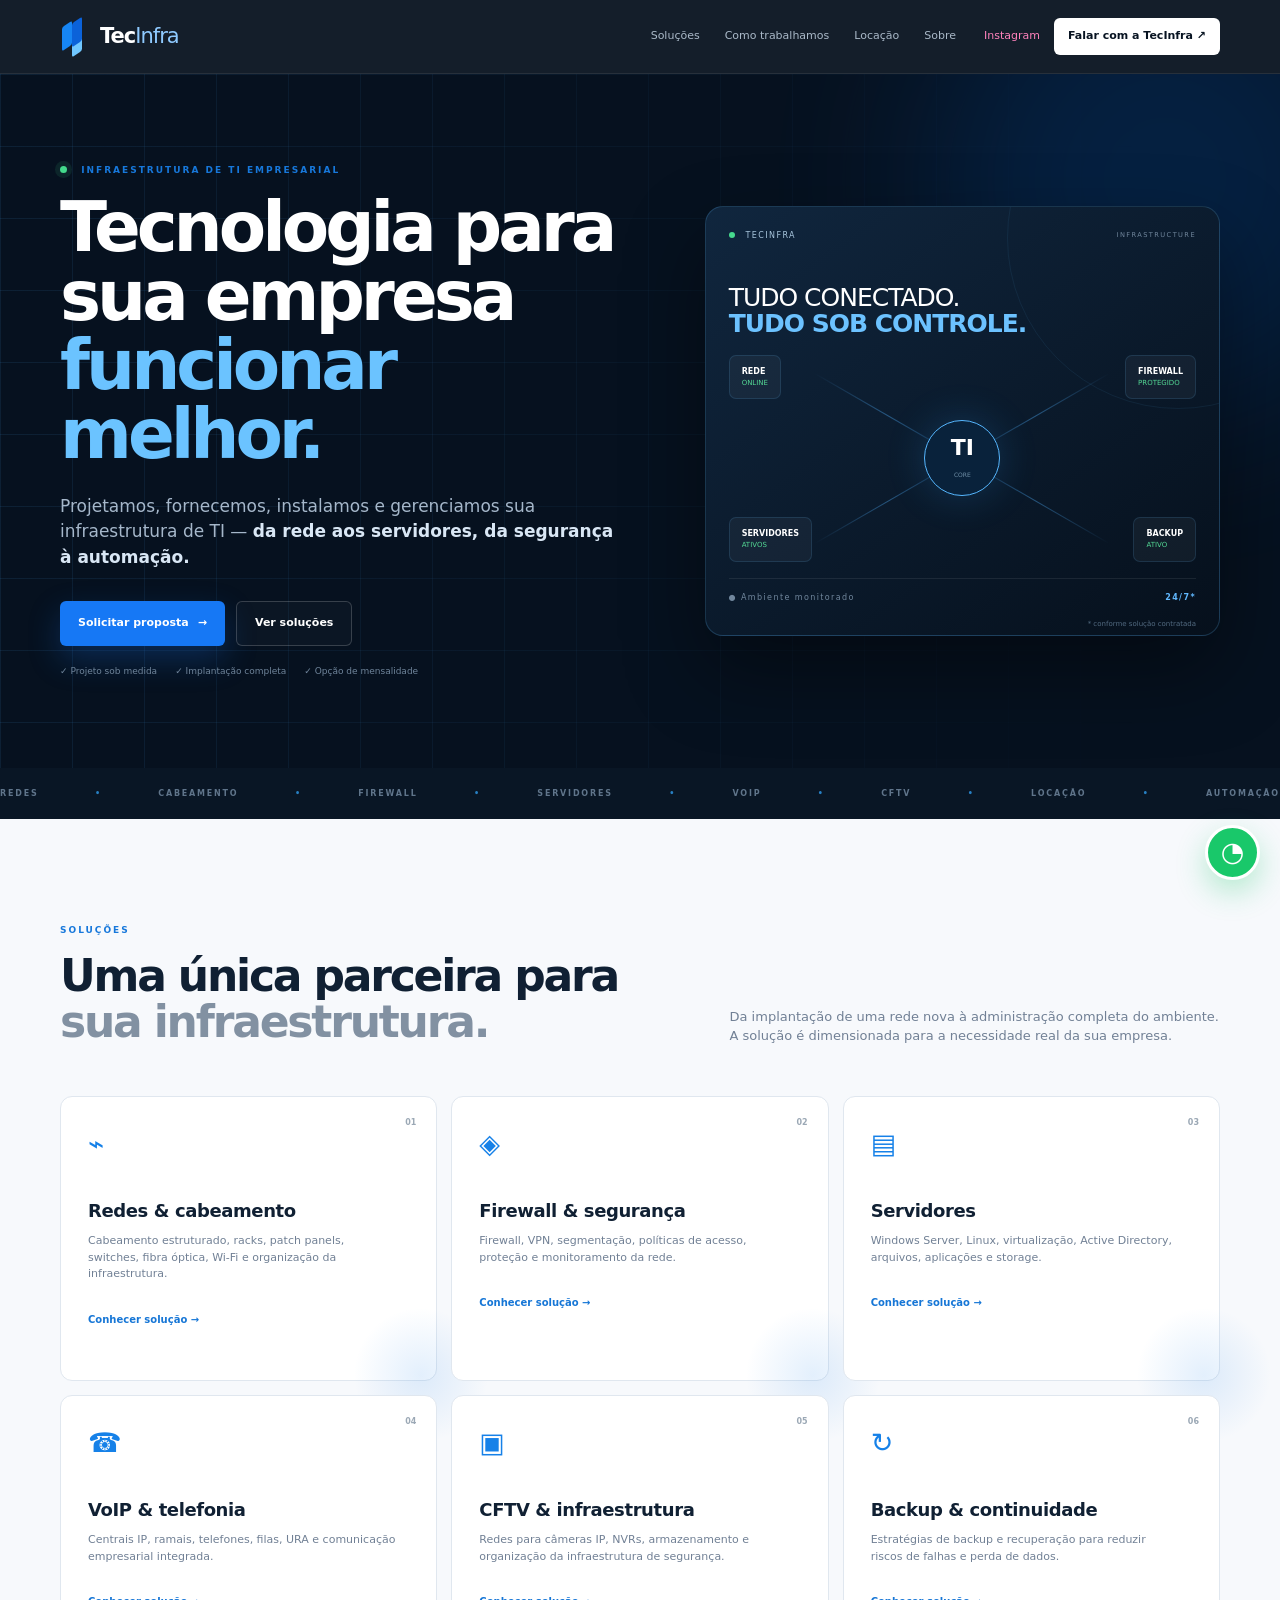
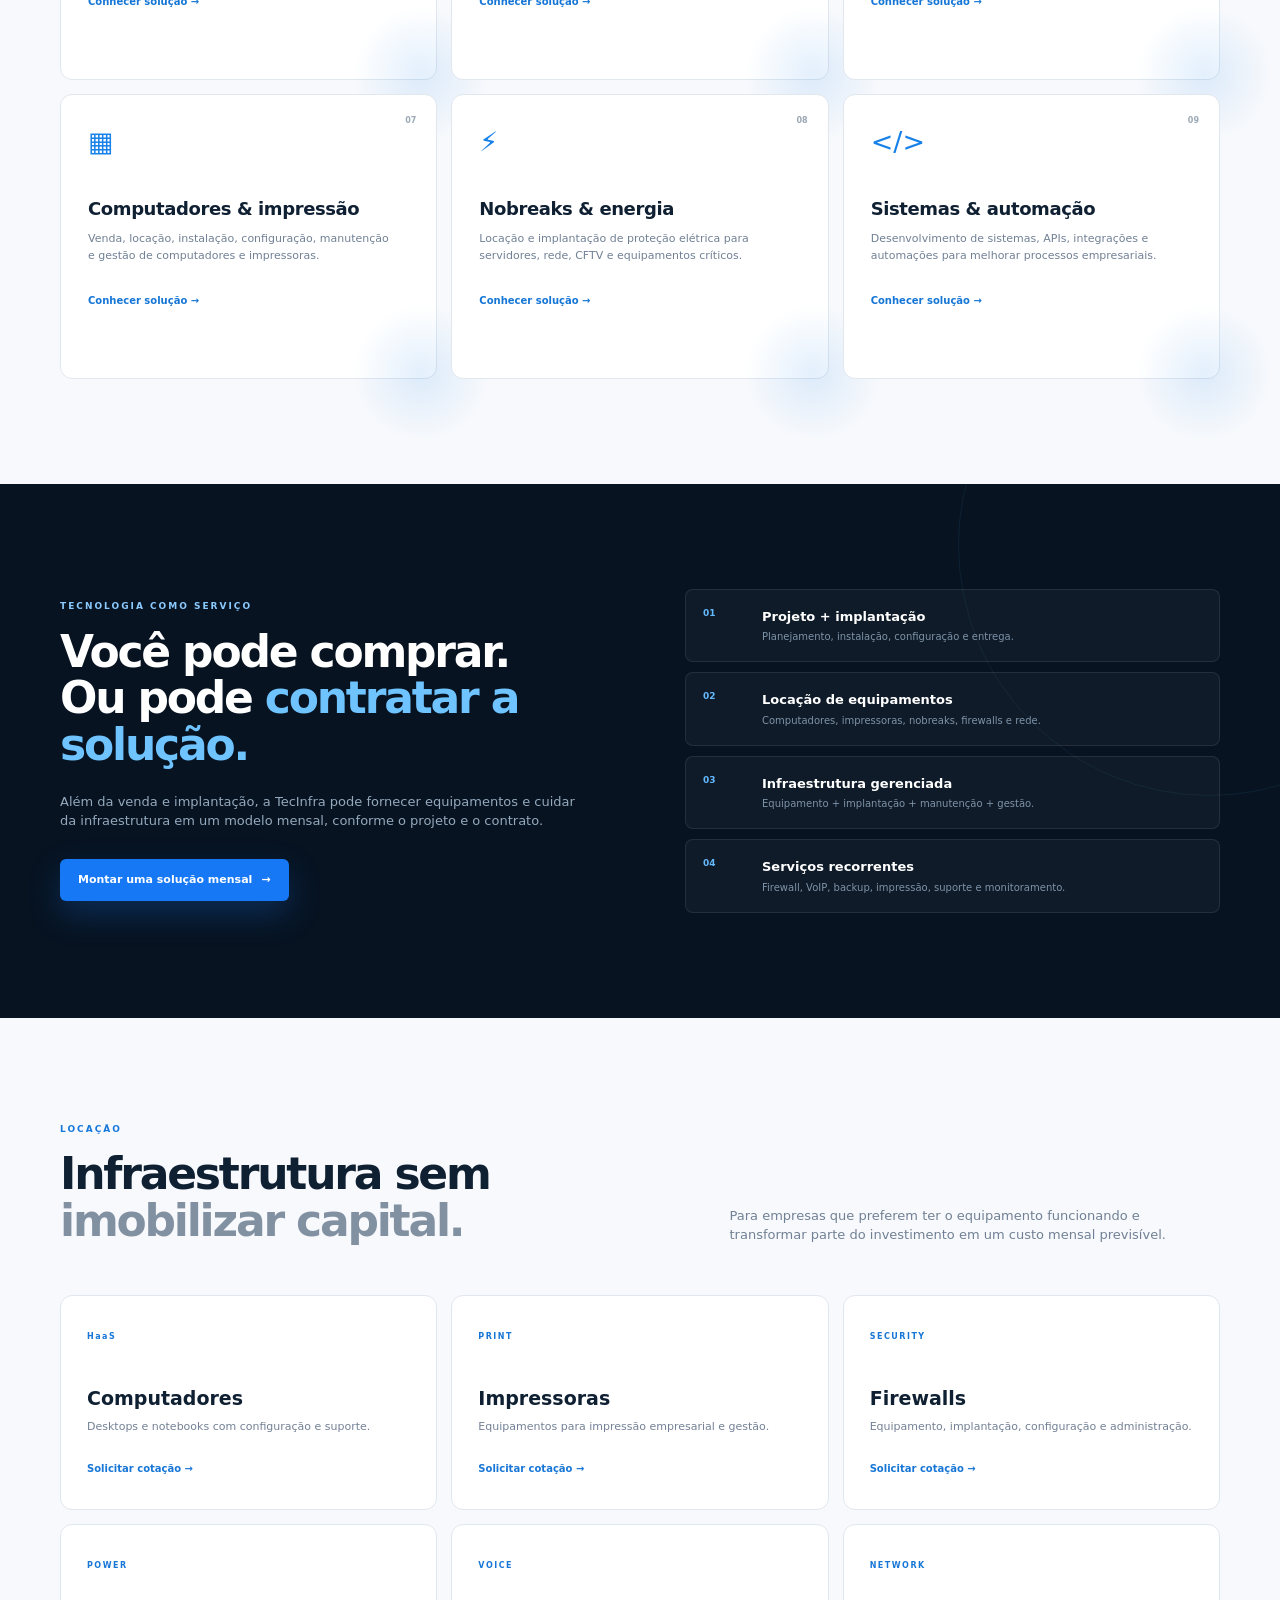
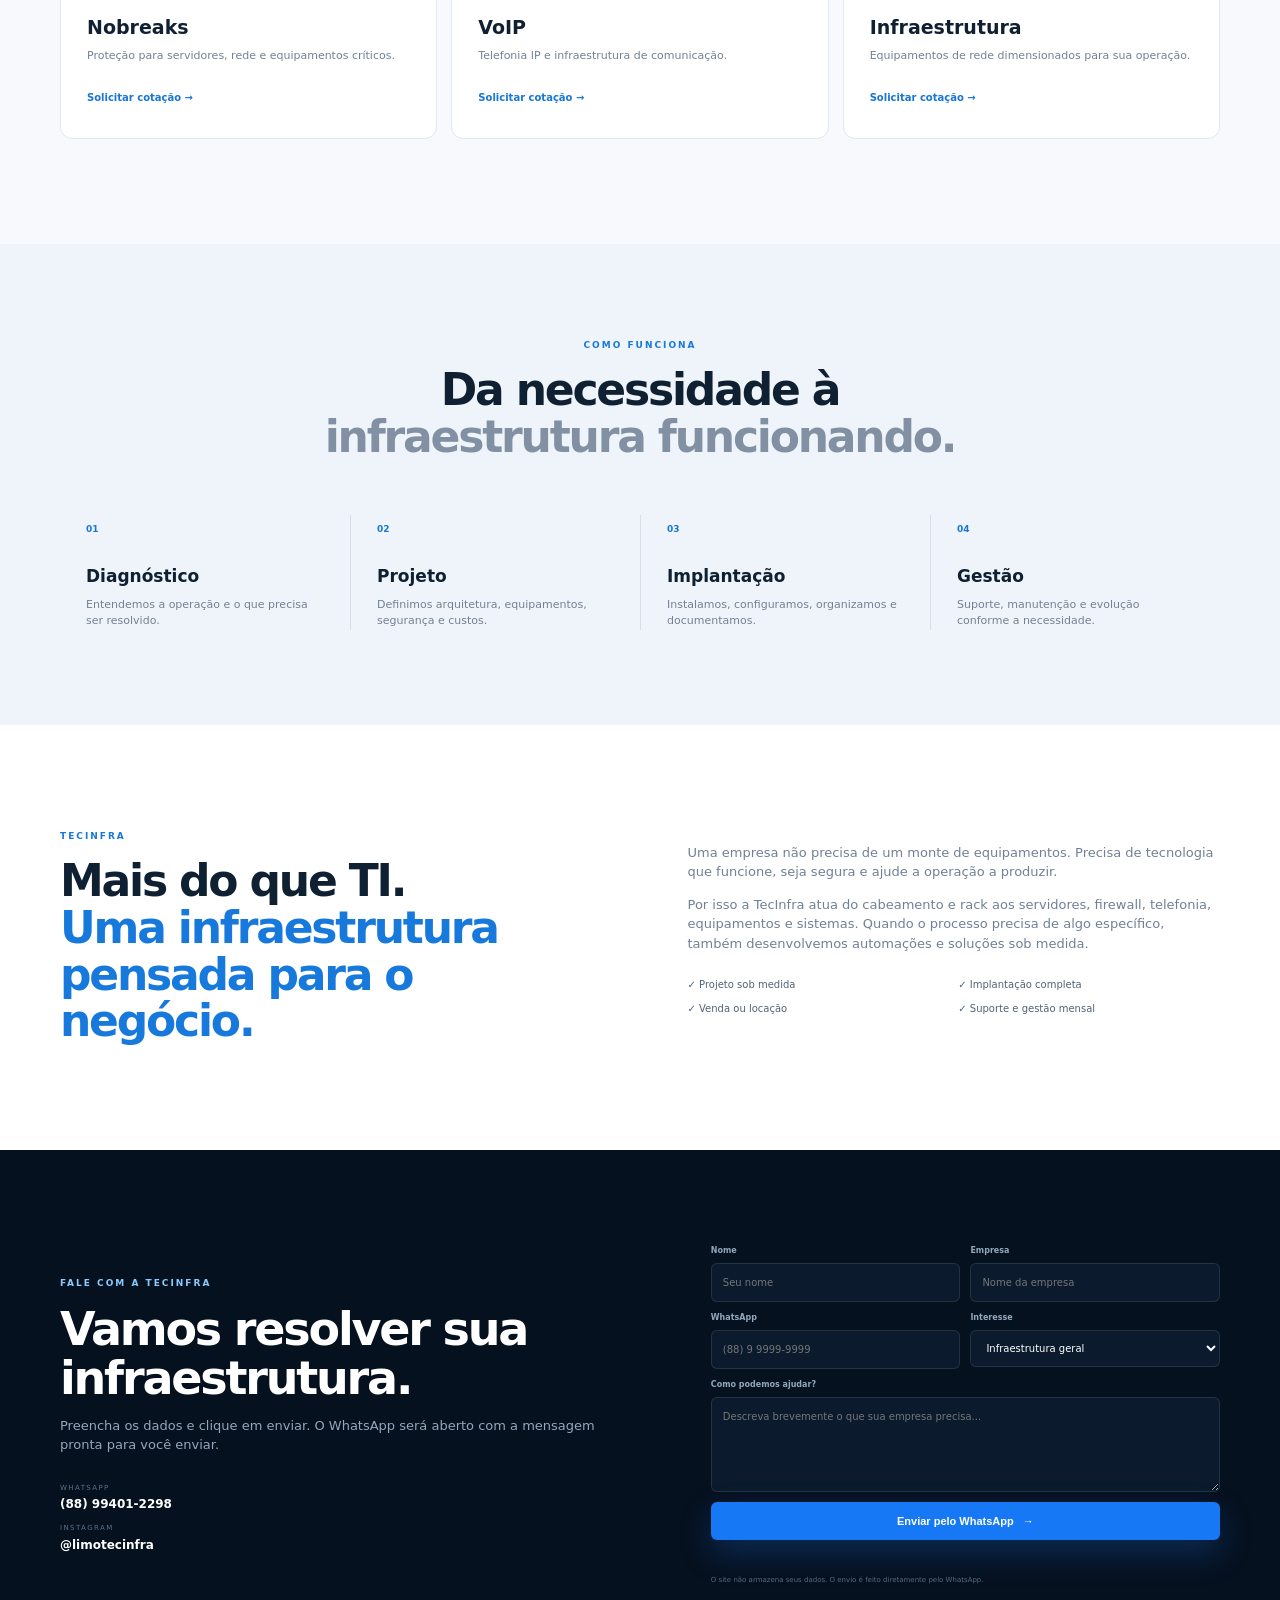
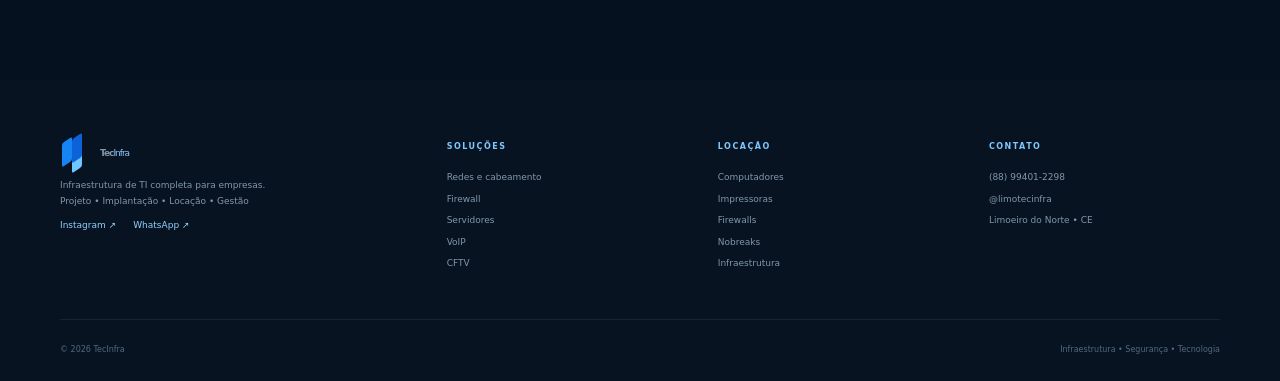
<file: index.html>
<!doctype html>
<html lang="pt-BR">
<head>
<meta charset="utf-8">
<meta name="viewport" content="width=device-width, initial-scale=1">
<meta name="description" content="TecInfra — infraestrutura de TI para empresas. Redes, cabeamento estruturado, firewall, servidores, VoIP, CFTV, locação de equipamentos e automação.">
<meta name="theme-color" content="#07111f">
<title>TecInfra | Infraestrutura de TI</title>
<link rel="stylesheet" href="style.css">
</head>
<body>

<header class="header">
  <div class="container nav">
    <a class="brand" href="#inicio" aria-label="TecInfra">
      <span class="brand-mark"><i></i><i></i><i></i></span>
      <span>Tec<span>Infra</span></span>
    </a>

    <nav class="nav-links" id="navLinks">
      <a href="#solucoes">Soluções</a>
      <a href="#servico">Como trabalhamos</a>
      <a href="#locacao">Locação</a>
      <a href="#sobre">Sobre</a>
    </nav>

    <div class="nav-right">
      <a class="instagram" href="https://www.instagram.com/limotecinfra/" target="_blank" rel="noopener">Instagram</a>
      <a class="header-cta" href="#contato">Falar com a TecInfra <span>↗</span></a>
      <button class="menu-btn" id="menuBtn" aria-label="Abrir menu">☰</button>
    </div>
  </div>
</header>

<main>

<section class="hero" id="inicio">
  <div class="hero-bg"></div>
  <div class="container hero-layout">
    <div class="hero-copy">
      <div class="eyebrow"><span></span> INFRAESTRUTURA DE TI EMPRESARIAL</div>
      <h1>Tecnologia para sua empresa <strong>funcionar melhor.</strong></h1>
      <p>Projetamos, fornecemos, instalamos e gerenciamos sua infraestrutura de TI — <b>da rede aos servidores, da segurança à automação.</b></p>
      <div class="hero-actions">
        <a class="button primary" href="#contato">Solicitar proposta <span>→</span></a>
        <a class="button ghost" href="#solucoes">Ver soluções</a>
      </div>
      <div class="hero-meta">
        <span>✓ Projeto sob medida</span>
        <span>✓ Implantação completa</span>
        <span>✓ Opção de mensalidade</span>
      </div>
    </div>

    <div class="visual">
      <div class="visual-top"><span><i></i> TECINFRA</span><small>INFRASTRUCTURE</small></div>
      <div class="visual-title">TUDO CONECTADO.<br><strong>TUDO SOB CONTROLE.</strong></div>
      <div class="network">
        <div class="line l1"></div><div class="line l2"></div><div class="line l3"></div><div class="line l4"></div>
        <div class="center-node"><b>TI</b><small>CORE</small></div>
        <div class="network-node a"><b>REDE</b><span>ONLINE</span></div>
        <div class="network-node b"><b>FIREWALL</b><span>PROTEGIDO</span></div>
        <div class="network-node c"><b>SERVIDORES</b><span>ATIVOS</span></div>
        <div class="network-node d"><b>BACKUP</b><span>ATIVO</span></div>
      </div>
      <div class="visual-bottom"><span>● Ambiente monitorado</span><b>24/7*</b></div>
      <small class="visual-note">* conforme solução contratada</small>
    </div>
  </div>
</section>

<section class="bar">
  <div class="bar-track">
    <span>REDES</span><i>•</i><span>CABEAMENTO</span><i>•</i><span>FIREWALL</span><i>•</i><span>SERVIDORES</span><i>•</i><span>VOIP</span><i>•</i><span>CFTV</span><i>•</i><span>LOCAÇÃO</span><i>•</i><span>AUTOMAÇÃO</span>
  </div>
</section>

<section class="section" id="solucoes">
  <div class="container">
    <div class="section-head">
      <div>
        <div class="eyebrow blue">SOLUÇÕES</div>
        <h2>Uma única parceira para<br><em>sua infraestrutura.</em></h2>
      </div>
      <p>Da implantação de uma rede nova à administração completa do ambiente. A solução é dimensionada para a necessidade real da sua empresa.</p>
    </div>

    <div class="services">
      <article class="service">
        <div class="service-icon">⌁</div><span class="service-no">01</span>
        <h3>Redes & cabeamento</h3>
        <p>Cabeamento estruturado, racks, patch panels, switches, fibra óptica, Wi-Fi e organização da infraestrutura.</p>
        <a href="#contato">Conhecer solução <span>→</span></a>
      </article>
      <article class="service">
        <div class="service-icon">◈</div><span class="service-no">02</span>
        <h3>Firewall & segurança</h3>
        <p>Firewall, VPN, segmentação, políticas de acesso, proteção e monitoramento da rede.</p>
        <a href="#contato">Conhecer solução <span>→</span></a>
      </article>
      <article class="service">
        <div class="service-icon">▤</div><span class="service-no">03</span>
        <h3>Servidores</h3>
        <p>Windows Server, Linux, virtualização, Active Directory, arquivos, aplicações e storage.</p>
        <a href="#contato">Conhecer solução <span>→</span></a>
      </article>
      <article class="service">
        <div class="service-icon">☎</div><span class="service-no">04</span>
        <h3>VoIP & telefonia</h3>
        <p>Centrais IP, ramais, telefones, filas, URA e comunicação empresarial integrada.</p>
        <a href="#contato">Conhecer solução <span>→</span></a>
      </article>
      <article class="service">
        <div class="service-icon">▣</div><span class="service-no">05</span>
        <h3>CFTV & infraestrutura</h3>
        <p>Redes para câmeras IP, NVRs, armazenamento e organização da infraestrutura de segurança.</p>
        <a href="#contato">Conhecer solução <span>→</span></a>
      </article>
      <article class="service">
        <div class="service-icon">↻</div><span class="service-no">06</span>
        <h3>Backup & continuidade</h3>
        <p>Estratégias de backup e recuperação para reduzir riscos de falhas e perda de dados.</p>
        <a href="#contato">Conhecer solução <span>→</span></a>
      </article>
      <article class="service">
        <div class="service-icon">▦</div><span class="service-no">07</span>
        <h3>Computadores & impressão</h3>
        <p>Venda, locação, instalação, configuração, manutenção e gestão de computadores e impressoras.</p>
        <a href="#contato">Conhecer solução <span>→</span></a>
      </article>
      <article class="service">
        <div class="service-icon">⚡</div><span class="service-no">08</span>
        <h3>Nobreaks & energia</h3>
        <p>Locação e implantação de proteção elétrica para servidores, rede, CFTV e equipamentos críticos.</p>
        <a href="#contato">Conhecer solução <span>→</span></a>
      </article>
      <article class="service">
        <div class="service-icon">&lt;/&gt;</div><span class="service-no">09</span>
        <h3>Sistemas & automação</h3>
        <p>Desenvolvimento de sistemas, APIs, integrações e automações para melhorar processos empresariais.</p>
        <a href="#contato">Conhecer solução <span>→</span></a>
      </article>
    </div>
  </div>
</section>

<section class="dark" id="servico">
  <div class="container dark-layout">
    <div>
      <div class="eyebrow light">TECNOLOGIA COMO SERVIÇO</div>
      <h2>Você pode comprar.<br>Ou pode <strong>contratar a solução.</strong></h2>
      <p>Além da venda e implantação, a TecInfra pode fornecer equipamentos e cuidar da infraestrutura em um modelo mensal, conforme o projeto e o contrato.</p>
      <a class="button primary" href="#contato">Montar uma solução mensal <span>→</span></a>
    </div>
    <div class="service-models">
      <div><b>01</b><section><h3>Projeto + implantação</h3><p>Planejamento, instalação, configuração e entrega.</p></section></div>
      <div><b>02</b><section><h3>Locação de equipamentos</h3><p>Computadores, impressoras, nobreaks, firewalls e rede.</p></section></div>
      <div><b>03</b><section><h3>Infraestrutura gerenciada</h3><p>Equipamento + implantação + manutenção + gestão.</p></section></div>
      <div><b>04</b><section><h3>Serviços recorrentes</h3><p>Firewall, VoIP, backup, impressão, suporte e monitoramento.</p></section></div>
    </div>
  </div>
</section>

<section class="section" id="locacao">
  <div class="container">
    <div class="section-head">
      <div>
        <div class="eyebrow blue">LOCAÇÃO</div>
        <h2>Infraestrutura sem<br><em>imobilizar capital.</em></h2>
      </div>
      <p>Para empresas que preferem ter o equipamento funcionando e transformar parte do investimento em um custo mensal previsível.</p>
    </div>

    <div class="rentals">
      <article><span>HaaS</span><h3>Computadores</h3><p>Desktops e notebooks com configuração e suporte.</p><a href="#contato">Solicitar cotação →</a></article>
      <article><span>PRINT</span><h3>Impressoras</h3><p>Equipamentos para impressão empresarial e gestão.</p><a href="#contato">Solicitar cotação →</a></article>
      <article><span>SECURITY</span><h3>Firewalls</h3><p>Equipamento, implantação, configuração e administração.</p><a href="#contato">Solicitar cotação →</a></article>
      <article><span>POWER</span><h3>Nobreaks</h3><p>Proteção para servidores, rede e equipamentos críticos.</p><a href="#contato">Solicitar cotação →</a></article>
      <article><span>VOICE</span><h3>VoIP</h3><p>Telefonia IP e infraestrutura de comunicação.</p><a href="#contato">Solicitar cotação →</a></article>
      <article><span>NETWORK</span><h3>Infraestrutura</h3><p>Equipamentos de rede dimensionados para sua operação.</p><a href="#contato">Solicitar cotação →</a></article>
    </div>
  </div>
</section>

<section class="process">
  <div class="container">
    <div class="process-head">
      <div class="eyebrow blue">COMO FUNCIONA</div>
      <h2>Da necessidade à<br><span>infraestrutura funcionando.</span></h2>
    </div>
    <div class="steps">
      <div><b>01</b><h3>Diagnóstico</h3><p>Entendemos a operação e o que precisa ser resolvido.</p></div>
      <div><b>02</b><h3>Projeto</h3><p>Definimos arquitetura, equipamentos, segurança e custos.</p></div>
      <div><b>03</b><h3>Implantação</h3><p>Instalamos, configuramos, organizamos e documentamos.</p></div>
      <div><b>04</b><h3>Gestão</h3><p>Suporte, manutenção e evolução conforme a necessidade.</p></div>
    </div>
  </div>
</section>

<section class="section about" id="sobre">
  <div class="container about-grid">
    <div>
      <div class="eyebrow blue">TECINFRA</div>
      <h2>Mais do que TI.<br><strong>Uma infraestrutura pensada para o negócio.</strong></h2>
    </div>
    <div>
      <p>Uma empresa não precisa de um monte de equipamentos. Precisa de tecnologia que funcione, seja segura e ajude a operação a produzir.</p>
      <p>Por isso a TecInfra atua do cabeamento e rack aos servidores, firewall, telefonia, equipamentos e sistemas. Quando o processo precisa de algo específico, também desenvolvemos automações e soluções sob medida.</p>
      <div class="checks"><span>✓ Projeto sob medida</span><span>✓ Implantação completa</span><span>✓ Venda ou locação</span><span>✓ Suporte e gestão mensal</span></div>
    </div>
  </div>
</section>

<section class="contact" id="contato">
  <div class="container contact-grid">
    <div class="contact-copy">
      <div class="eyebrow light">FALE COM A TECINFRA</div>
      <h2>Vamos resolver sua infraestrutura.</h2>
      <p>Preencha os dados e clique em enviar. O WhatsApp será aberto com a mensagem pronta para você enviar.</p>
      <div class="contact-links">
        <a href="https://wa.me/5588994012298" target="_blank" rel="noopener"><small>WHATSAPP</small><b>(88) 99401-2298</b></a>
        <a href="https://www.instagram.com/limotecinfra/" target="_blank" rel="noopener"><small>INSTAGRAM</small><b>@limotecinfra</b></a>
      </div>
    </div>

    <form class="form" id="leadForm">
      <div class="field"><label for="name">Nome</label><input id="name" required placeholder="Seu nome"></div>
      <div class="field"><label for="company">Empresa</label><input id="company" required placeholder="Nome da empresa"></div>
      <div class="field"><label for="phone">WhatsApp</label><input id="phone" required placeholder="(88) 9 9999-9999"></div>
      <div class="field"><label for="service">Interesse</label>
        <select id="service">
          <option>Infraestrutura geral</option>
          <option>Redes e cabeamento</option>
          <option>Firewall e segurança</option>
          <option>Servidores Windows / Linux</option>
          <option>VoIP</option>
          <option>Locação de computadores</option>
          <option>Locação de impressoras</option>
          <option>Locação de nobreaks</option>
          <option>Firewall como serviço</option>
          <option>Sistemas e automação</option>
          <option>Outro</option>
        </select>
      </div>
      <div class="field full"><label for="message">Como podemos ajudar?</label><textarea id="message" placeholder="Descreva brevemente o que sua empresa precisa..."></textarea></div>
      <button class="button primary full" type="submit" id="sendBtn">Enviar pelo WhatsApp <span>→</span></button>
      <div class="form-status full" id="formStatus"></div>
      <small class="form-note full">O site não armazena seus dados. O envio é feito diretamente pelo WhatsApp.</small>
    </form>
  </div>
</section>

</main>

<footer>
  <div class="container footer-grid">
    <div class="footer-main">
      <a class="brand" href="#inicio"><span class="brand-mark"><i></i><i></i><i></i></span><span>Tec<span>Infra</span></span></a>
      <p>Infraestrutura de TI completa para empresas.<br>Projeto • Implantação • Locação • Gestão</p>
      <div class="footer-social"><a href="https://www.instagram.com/limotecinfra/" target="_blank" rel="noopener">Instagram ↗</a><a href="https://wa.me/5588994012298" target="_blank" rel="noopener">WhatsApp ↗</a></div>
    </div>
    <div><h4>Soluções</h4><a href="#solucoes">Redes e cabeamento</a><a href="#solucoes">Firewall</a><a href="#solucoes">Servidores</a><a href="#solucoes">VoIP</a><a href="#solucoes">CFTV</a></div>
    <div><h4>Locação</h4><a href="#locacao">Computadores</a><a href="#locacao">Impressoras</a><a href="#locacao">Firewalls</a><a href="#locacao">Nobreaks</a><a href="#locacao">Infraestrutura</a></div>
    <div><h4>Contato</h4><a href="https://wa.me/5588994012298" target="_blank" rel="noopener">(88) 99401-2298</a><a href="https://www.instagram.com/limotecinfra/" target="_blank" rel="noopener">@limotecinfra</a><span>Limoeiro do Norte • CE</span></div>
  </div>
  <div class="container footer-bottom"><span>© <span id="year"></span> TecInfra</span><span>Infraestrutura • Segurança • Tecnologia</span></div>
</footer>

<a class="floating-wa" href="https://wa.me/5588994012298" target="_blank" rel="noopener" aria-label="WhatsApp TecInfra">◔</a>

<script>
(function(){
  const menuBtn=document.getElementById('menuBtn');
  const nav=document.getElementById('navLinks');
  menuBtn.addEventListener('click',()=>nav.classList.toggle('open'));
  nav.querySelectorAll('a').forEach(a=>a.addEventListener('click',()=>nav.classList.remove('open')));
  document.getElementById('year').textContent=new Date().getFullYear();

  const observer=new IntersectionObserver(entries=>{
    entries.forEach(entry=>{
      if(entry.isIntersecting){entry.target.classList.add('show');observer.unobserve(entry.target);}
    });
  },{threshold:.12});
  document.querySelectorAll('.service,.rentals article,.steps>div,.about-grid>div,.section-head,.dark-layout>div,.contact-grid>div').forEach(el=>{
    el.classList.add('reveal');observer.observe(el);
  });

  const form=document.getElementById('leadForm');
  const status=document.getElementById('formStatus');
  const btn=document.getElementById('sendBtn');
  form.addEventListener('submit',function(e){
    e.preventDefault();
    const name=document.getElementById('name').value.trim();
    const company=document.getElementById('company').value.trim();
    const phone=document.getElementById('phone').value.trim();
    const service=document.getElementById('service').value;
    const message=document.getElementById('message').value.trim()||'Não informado';
    if(!name||!company||!phone){
      status.textContent='Preencha nome, empresa e WhatsApp.';
      status.className='form-status full error';
      return;
    }
    const text=[
      'Olá, TecInfra!',
      '',
      'Gostaria de solicitar uma proposta.',
      '',
      `Nome: ${name}`,
      `Empresa: ${company}`,
      `WhatsApp: ${phone}`,
      `Interesse: ${service}`,
      `Mensagem: ${message}`
    ].join('\n');
    btn.disabled=true;
    btn.innerHTML='Abrindo WhatsApp...';
    status.textContent='Redirecionando para o WhatsApp...';
    status.className='form-status full ok';
    window.location.href='https://wa.me/5588994012298?text='+encodeURIComponent(text);
  });
})();
</script>
</body>
</html>
</file>
<file: style.css>
*{box-sizing:border-box}html{scroll-behavior:smooth}body{margin:0;background:#f7f9fc;color:#102033;font-family:Inter,ui-sans-serif,system-ui,-apple-system,"Segoe UI",sans-serif;line-height:1.5;overflow-x:hidden}a{text-decoration:none;color:inherit}.container{width:min(1160px,92%);margin:auto}.header{height:74px;position:sticky;top:0;z-index:100;background:rgba(6,16,29,.94);border-bottom:1px solid rgba(255,255,255,.08);backdrop-filter:blur(18px)}.nav{height:100%;display:flex;align-items:center;gap:28px}.brand{display:flex;align-items:center;gap:10px;color:#fff;font-size:21px;font-weight:900;letter-spacing:-1px}.brand>span:last-child>span{color:#8fcaff;font-weight:450}.brand-mark{width:30px;height:30px;display:block;position:relative}.brand-mark i{position:absolute;width:10px;height:24px;background:#1685f4;border-radius:2px;transform:skewY(-34deg)}.brand-mark i:nth-child(1){left:2px;top:2px}.brand-mark i:nth-child(2){left:12px;top:8px;background:#70c7ff}.brand-mark i:nth-child(3){left:12px;top:-2px;background:#0b62d9}.nav-links{display:flex;gap:25px;margin-left:auto}.nav-links a{font-size:11px;color:#aab9c8;transition:.2s}.nav-links a:hover{color:#fff}.nav-right{display:flex;align-items:center;gap:14px}.instagram{font-size:11px;color:#ff82bc}.header-cta{font-size:11px;font-weight:800;color:#071321;background:#fff;border-radius:6px;padding:10px 14px}.menu-btn{display:none;background:none;border:0;color:#fff;font-size:23px}
.hero{position:relative;min-height:650px;background:#06111f;color:#fff;overflow:hidden}.hero-bg{position:absolute;inset:0;background-image:linear-gradient(rgba(78,169,247,.1) 1px,transparent 1px),linear-gradient(90deg,rgba(78,169,247,.1) 1px,transparent 1px);background-size:72px 72px;mask-image:linear-gradient(90deg,black,transparent 90%)}.hero:after{content:"";position:absolute;width:470px;height:470px;border-radius:50%;right:-120px;top:-130px;background:#0577ff;filter:blur(90px);opacity:.15}.hero-layout{position:relative;z-index:2;display:grid;grid-template-columns:1.05fr .95fr;gap:75px;align-items:center;padding:90px 0}.eyebrow{font-size:9px;font-weight:900;letter-spacing:2px;color:#1778db;margin-bottom:15px}.eyebrow.light{color:#8bcaff}.eyebrow>span{display:inline-block;width:7px;height:7px;border-radius:50%;background:#43d98c;box-shadow:0 0 0 5px rgba(67,217,140,.1);margin-right:9px}.hero h1{font-size:clamp(45px,5.8vw,69px);line-height:1;letter-spacing:-4px;margin:0 0 25px;max-width:720px}.hero h1 strong{color:#6bc3ff}.hero-copy>p{font-size:17px;color:#a5b7ca;max-width:650px}.hero-copy>p b{color:#d9e7f5}.hero-actions{display:flex;gap:11px;flex-wrap:wrap;margin:31px 0 19px}.button{display:inline-flex;justify-content:center;align-items:center;gap:9px;border-radius:6px;padding:13px 18px;font-size:11px;font-weight:900;transition:.25s;border:0;cursor:pointer}.button:hover{transform:translateY(-2px)}.button.primary{background:#1678f5;color:#fff;box-shadow:0 13px 32px rgba(22,120,245,.25)}.button.ghost{color:#fff;border:1px solid rgba(255,255,255,.18);background:rgba(255,255,255,.025)}.hero-meta{display:flex;gap:18px;flex-wrap:wrap;color:#6f849a;font-size:9px}
.visual{height:430px;border:1px solid rgba(98,190,255,.2);border-radius:18px;padding:23px;background:linear-gradient(145deg,#10263e,#06101c);box-shadow:0 35px 80px rgba(0,0,0,.4);position:relative;overflow:hidden}.visual:before{content:"";position:absolute;width:340px;height:340px;border:1px solid rgba(89,184,255,.08);border-radius:50%;right:-130px;top:-140px}.visual-top,.visual-bottom{display:flex;justify-content:space-between;color:#71879d;font-size:8px;letter-spacing:1.4px}.visual-top span{color:#a8c6de}.visual-top span i{display:inline-block;width:6px;height:6px;background:#46d98e;border-radius:50%;margin-right:7px}.visual-title{font-size:25px;line-height:1.05;letter-spacing:-1px;margin-top:43px}.visual-title strong{color:#6cc2ff}.network{height:240px;position:relative}.center-node{position:absolute;left:50%;top:50%;transform:translate(-50%,-50%);width:76px;height:76px;border-radius:50%;background:#09223b;border:1px solid #56b7ff;display:grid;place-items:center;box-shadow:0 0 40px rgba(45,158,255,.2);z-index:3}.center-node b{font-size:22px}.center-node small{font-size:6px;color:#7190a8;margin-top:-19px}.network-node{position:absolute;z-index:4;background:rgba(255,255,255,.045);border:1px solid rgba(100,190,255,.14);padding:10px 12px;border-radius:7px;display:flex;flex-direction:column;font-size:8px;animation:float 4s ease-in-out infinite}.network-node span{font-size:7px;color:#54d995}.network-node.a{left:0;top:17px}.network-node.b{right:0;top:17px;animation-delay:.6s}.network-node.c{left:0;bottom:16px;animation-delay:1.2s}.network-node.d{right:0;bottom:16px;animation-delay:1.8s}.line{position:absolute;left:50%;top:50%;width:170px;height:1px;background:linear-gradient(90deg,transparent,#4eaefb,transparent);transform-origin:left;opacity:.4}.l1{transform:rotate(210deg)}.l2{transform:rotate(330deg)}.l3{transform:rotate(150deg)}.l4{transform:rotate(30deg)}.visual-bottom{border-top:1px solid rgba(255,255,255,.08);padding-top:13px}.visual-bottom b{color:#61b9ff}.visual-note{position:absolute;right:23px;bottom:6px;color:#526a80;font-size:7px}
.bar{height:51px;background:#091625;color:#60758b;overflow:hidden}.bar-track{height:100%;display:flex;align-items:center;justify-content:space-between;gap:22px;font-size:8px;font-weight:900;letter-spacing:1.8px;white-space:nowrap}.bar-track i{font-style:normal;color:#277fc2}
.section{padding:105px 0}.section-head{display:grid;grid-template-columns:1.1fr .9fr;gap:70px;align-items:end}.section-head h2,.dark h2,.process-head h2,.about h2,.contact h2{font-size:44px;line-height:1.06;letter-spacing:-2.2px;margin:0}.section-head h2 em{font-style:normal;color:#8291a2}.section-head>p{font-size:13px;color:#718095;margin:0}.services{display:grid;grid-template-columns:repeat(3,1fr);gap:14px;margin-top:50px}.service{background:#fff;border:1px solid #e0e7ef;border-radius:12px;padding:27px;min-height:285px;position:relative;transition:.3s}.service:hover{transform:translateY(-7px);border-color:#9fc8eb;box-shadow:0 20px 55px rgba(20,56,94,.1)}.service:after{content:"";position:absolute;width:140px;height:140px;right:-55px;bottom:-65px;border-radius:50%;background:radial-gradient(circle,rgba(24,126,234,.12),transparent 68%);pointer-events:none}.service-icon{font-size:27px;color:#1681e8;margin-bottom:33px}.service-no{position:absolute;right:20px;top:20px;color:#9ba8b5;font-size:8px;font-weight:900}.service h3{font-size:18px;letter-spacing:-.4px;margin:0 0 9px}.service p{font-size:11px;color:#718095;max-width:310px;margin:0 0 23px}.service a{font-size:10px;font-weight:900;color:#1676d6}
.dark{background:#071321;color:#fff;padding:105px 0;position:relative;overflow:hidden}.dark:after{content:"";position:absolute;width:500px;height:500px;border:1px solid rgba(90,185,255,.08);border-radius:50%;right:-180px;top:-190px}.dark-layout{position:relative;z-index:2;display:grid;grid-template-columns:1fr 1fr;gap:90px;align-items:center}.dark h2 strong{color:#6fc4ff}.dark-layout>div>p{max-width:570px;color:#95a9bd;font-size:13px;margin:23px 0 28px}.service-models{display:grid;gap:10px}.service-models>div{display:grid;grid-template-columns:42px 1fr;gap:17px;padding:17px;border:1px solid rgba(255,255,255,.09);border-radius:8px;background:rgba(255,255,255,.035);transition:.25s}.service-models>div:hover{background:rgba(52,151,237,.08);border-color:rgba(91,184,255,.25);transform:translateX(4px)}.service-models>div>b{color:#65baff;font-size:9px}.service-models h3{font-size:13px;margin:0}.service-models p{font-size:10px;color:#7f93a8;margin:3px 0 0}
.rentals{display:grid;grid-template-columns:repeat(3,1fr);gap:14px;margin-top:50px}.rentals article{border:1px solid #e0e7ef;border-radius:12px;background:#fff;padding:26px;min-height:215px;transition:.3s}.rentals article:hover{transform:translateY(-6px);box-shadow:0 18px 45px rgba(20,56,94,.09);border-color:#a4ccec}.rentals article>span{font-size:8px;font-weight:900;letter-spacing:1.5px;color:#1776d6}.rentals h3{font-size:19px;margin:38px 0 7px}.rentals p{font-size:11px;color:#738095;margin:0 0 19px}.rentals a{font-size:10px;color:#1776d6;font-weight:900}
.process{background:#eef4f9;padding:95px 0}.process-head{text-align:center}.process-head h2 span{color:#8191a3}.steps{display:grid;grid-template-columns:repeat(4,1fr);margin-top:55px}.steps>div{padding:0 26px;border-left:1px solid #d4dfe9}.steps>div:first-child{border:0}.steps b{font-size:9px;color:#1776d6}.steps h3{font-size:17px;margin:25px 0 7px}.steps p{font-size:11px;color:#748195;margin:0}
.about{background:#fff}.about-grid{display:grid;grid-template-columns:1fr 1fr;gap:95px}.about h2 strong{color:#1779dc}.about-grid p{font-size:13px;color:#718095}.checks{display:grid;grid-template-columns:1fr 1fr;gap:9px;margin-top:24px}.checks span{font-size:10px;color:#526275}
.contact{padding:95px 0;background:#06111f;color:#fff}.contact-grid{display:grid;grid-template-columns:1fr .9fr;gap:85px;align-items:center}.contact h2{font-size:46px}.contact-copy>p{color:#93a7bb;font-size:13px;max-width:560px}.contact-links{display:flex;flex-direction:column;gap:10px;margin-top:28px}.contact-links a{color:#7890a7;font-size:10px}.contact-links small{display:block;font-size:7px;letter-spacing:1.4px;color:#587187;margin-bottom:2px}.contact-links b{font-size:12px;color:#fff}
.form{display:grid;grid-template-columns:1fr 1fr;gap:10px}.field label{display:block;color:#91a7bc;font-size:8px;font-weight:800}.field input,.field select,.field textarea{display:block;width:100%;margin-top:6px;border:1px solid rgba(255,255,255,.1);border-radius:6px;background:#0b1b2d;color:#fff;padding:11px;font:inherit;font-size:10px;outline:0}.field input:focus,.field select:focus,.field textarea:focus{border-color:#43a9fa;box-shadow:0 0 0 3px rgba(67,169,250,.08)}.field textarea{min-height:95px;resize:vertical}.full{grid-column:1/-1}.form .button{width:100%}.form .button:disabled{opacity:.65;cursor:wait}.form-status{min-height:15px;font-size:9px}.form-status.error{color:#ff8d8d}.form-status.ok{color:#63d99c}.form-note{color:#536b82;font-size:7px}
footer{background:#071321;color:#fff;padding-top:58px}.footer-grid{display:grid;grid-template-columns:1.5fr 1fr 1fr 1fr;gap:40px;padding-bottom:48px}.footer-grid>div:not(.footer-main){display:flex;flex-direction:column;gap:8px}.footer-grid h4{font-size:8px;letter-spacing:1.5px;text-transform:uppercase;color:#7fc7ff;margin:3px 0 10px}.footer-grid p,.footer-grid a,.footer-grid span{font-size:9px;color:#8297aa}.footer-main p{line-height:1.8}.footer-social{display:flex;gap:17px}.footer-social a{color:#91cfff}.footer-bottom{min-height:62px;border-top:1px solid rgba(255,255,255,.07);display:flex;align-items:center;justify-content:space-between;color:#53697f;font-size:8px}.floating-wa{position:fixed;right:20px;bottom:20px;width:55px;height:55px;border-radius:50%;display:grid;place-items:center;background:#19c86a;color:#fff;font-size:27px;border:3px solid #fff;z-index:90;box-shadow:0 12px 30px rgba(25,200,106,.3);animation:waPulse 2.4s infinite}
.reveal{opacity:0;transform:translateY(24px);transition:opacity .65s ease,transform .65s ease}.reveal.show{opacity:1;transform:none}.service:nth-child(2),.rentals article:nth-child(2){transition-delay:.06s}.service:nth-child(3),.rentals article:nth-child(3){transition-delay:.12s}.service:nth-child(4),.rentals article:nth-child(4){transition-delay:.18s}.service:nth-child(5),.rentals article:nth-child(5){transition-delay:.24s}.service:nth-child(6),.rentals article:nth-child(6){transition-delay:.30s}
@keyframes float{0%,100%{transform:translateY(0)}50%{transform:translateY(-6px)}}@keyframes waPulse{50%{box-shadow:0 12px 30px rgba(25,200,106,.25),0 0 0 9px rgba(25,200,106,.08)}}@media(max-width:900px){.nav-links{display:none}.nav-links.open{display:flex;position:absolute;left:0;right:0;top:74px;padding:20px 4%;background:#071321;flex-direction:column;border-bottom:1px solid rgba(255,255,255,.08)}.menu-btn{display:block}.instagram,.header-cta{display:none}.hero-layout,.section-head,.dark-layout,.about-grid,.contact-grid{grid-template-columns:1fr}.hero-layout{padding:75px 0}.visual{max-width:620px}.services,.rentals{grid-template-columns:1fr 1fr}.steps{grid-template-columns:1fr 1fr;gap:28px}.steps>div:nth-child(3){border-left:0}.footer-grid{grid-template-columns:1.4fr 1fr 1fr}.footer-grid>div:last-child{grid-column:1/-1}}@media(max-width:560px){.hero h1{font-size:43px;letter-spacing:-2.5px}.hero-copy>p{font-size:14px}.hero-meta{flex-direction:column;gap:5px}.visual{height:390px;padding:19px}.visual-title{font-size:22px}.section,.dark,.process,.contact{padding:78px 0}.section-head h2,.dark h2,.process-head h2,.about h2,.contact h2{font-size:34px}.services,.rentals,.steps{grid-template-columns:1fr}.steps>div,.steps>div:nth-child(3){border-left:0;border-top:1px solid #d4dfe9;padding:22px 0}.steps>div:first-child{border-top:0}.checks{grid-template-columns:1fr}.form{grid-template-columns:1fr}.full{grid-column:auto}.footer-grid{grid-template-columns:1fr 1fr}.footer-grid>div:last-child{grid-column:1/-1}.footer-bottom{padding:16px 0;flex-direction:column;align-items:flex-start;gap:4px}.floating-wa{right:14px;bottom:14px}}
@media(prefers-reduced-motion:reduce){*,*::before,*::after{animation:none!important;transition:none!important;scroll-behavior:auto!important}.reveal{opacity:1;transform:none}}
</file>
